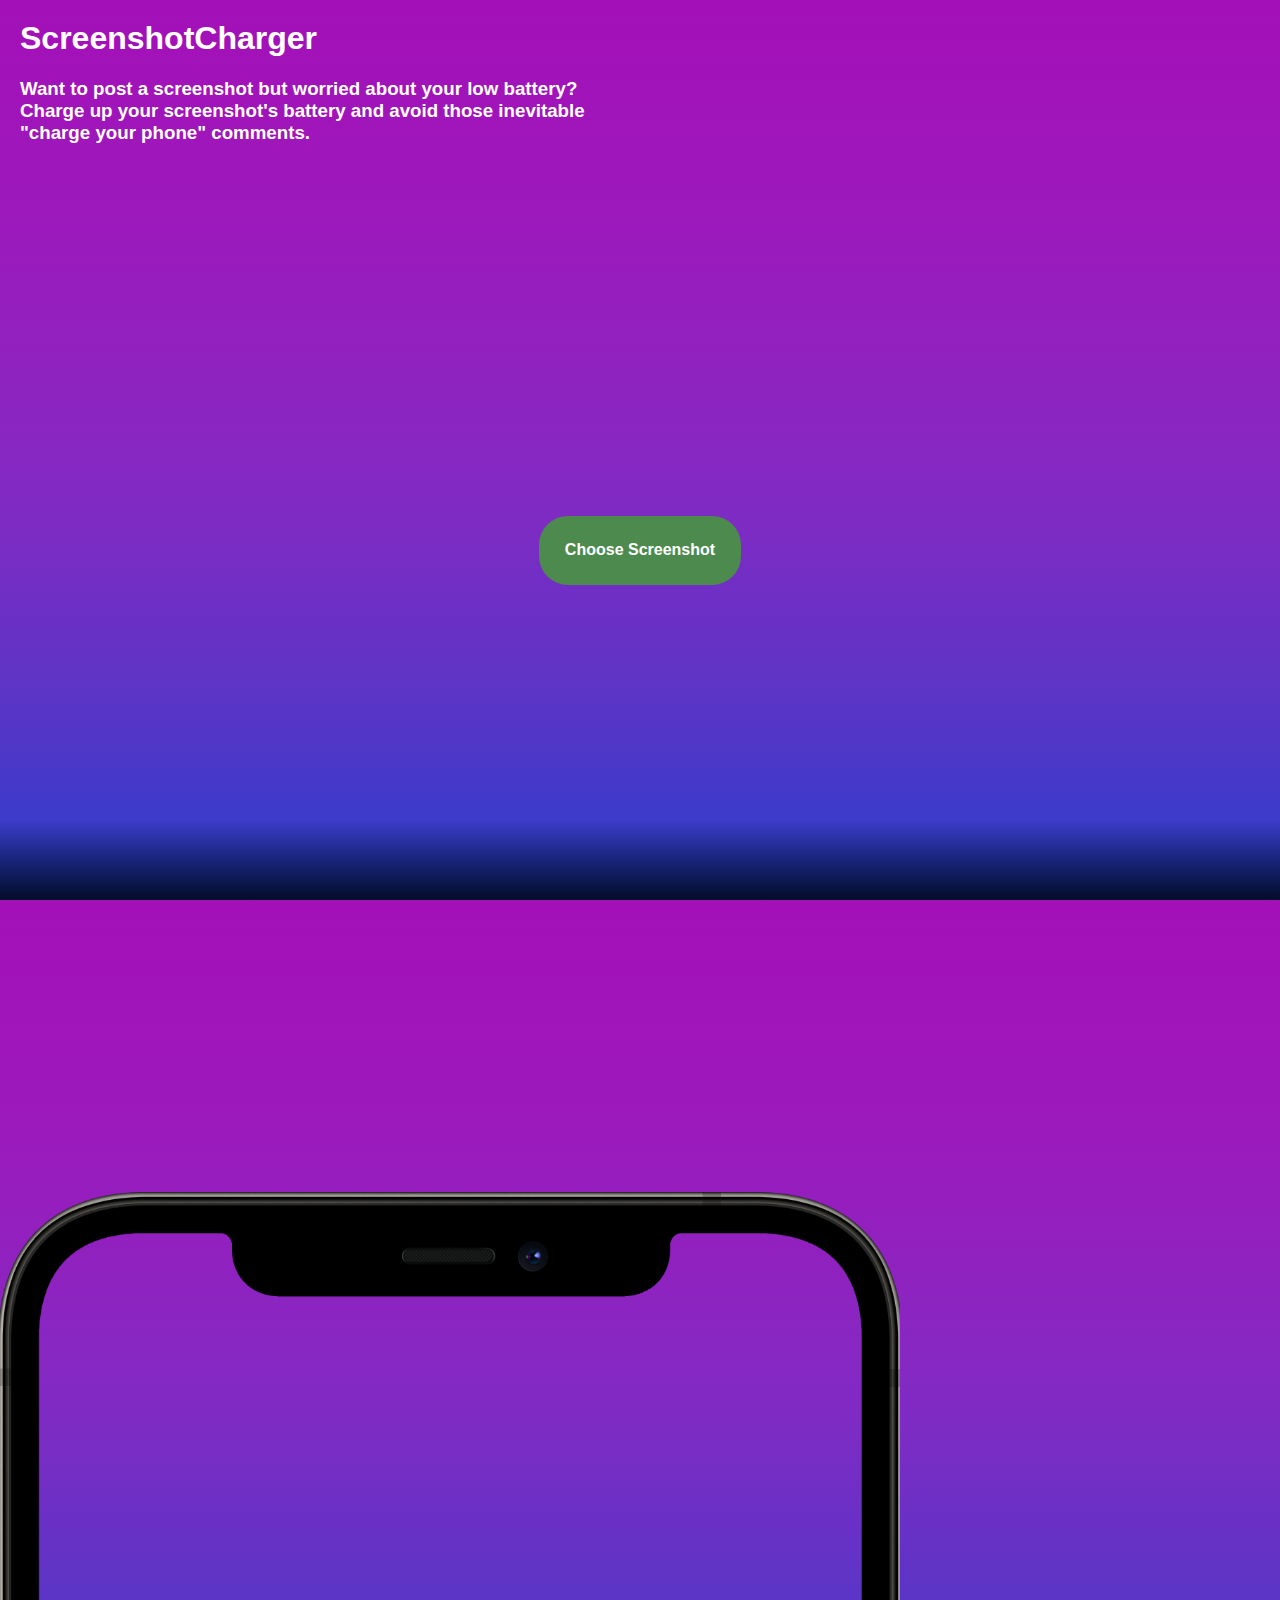
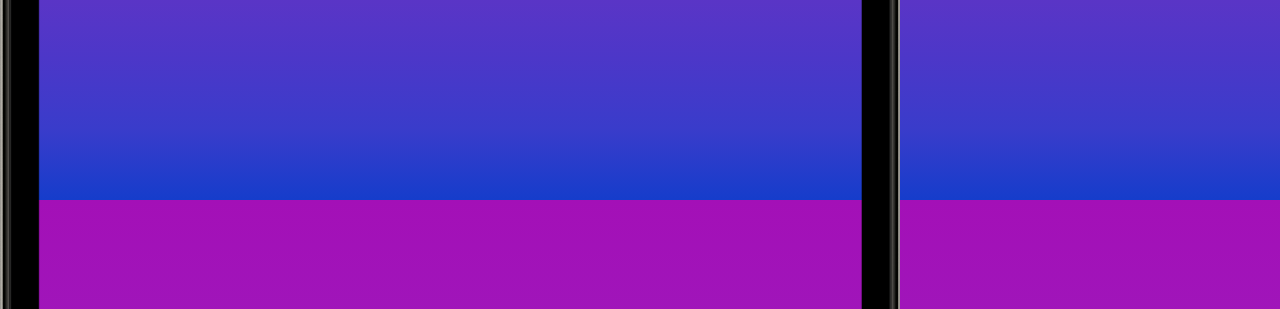
<file: ScreenshotCharger/index.html>
<html lang="en">
  <head>
    <style>
      /* html {
        visibility: hidden;
        opacity: 0;
      } */
    </style>
    <meta charset="UTF-8" />
    <meta http-equiv="X-UA-Compatible" content="IE=edge" />
    <meta
      name="viewport"
      content="width=device-width, initial-scale=1.0, maximum-scale=1.0, user-scalable=no"
    />
    <link rel="stylesheet" href="main.css" />
    <title>ScreenshotCharger</title>
  </head>

  <body>
    <div class="ui-wrapper">
      <h1>ScreenshotCharger</h1>
      <div class="info-text">
        <h3>
          Want to post a screenshot but worried about your low battery? Charge
          up your screenshot's battery and avoid those inevitable "charge your
          phone" comments.
        </h3>
        <!-- <h3>Alpha test restrictions:</h3>
        <ul>
          <li>Currently supported devices: iPhone X, XS, and 11 Pro</li>
          <li>Battery must be below 80%</li>
          <li>Battery icon color must be white or black</li>
          <li>Battery must not be charging</li>
          <li>Battery must not be displaying battery percentage</li>
        </ul> -->
      </div>
    </div>

    <div class="controls-wrapper">
      <div class="controls">
        <!-- <label for="upload-screenshot">Choose another screenshot</label> -->
      </div>

      <!-- <input
        type="range"
        id="battery-add"
        name="battery-add"
        min="50"
        max="100"
        step="25"
        value="100"
      /> -->
    </div>

    <div class="mockup-wrapper">
      <div class="mockup" id="mockup">
        <img class="bezel" src="./images/12-mockup-small.png" />
        <div class="canvas-wrapper">
          <canvas id="canvas"></canvas>
        </div>
      </div>
    </div>

    <div class="big-button">
      <div id="upload-button">
        <input id="upload-screenshot" type="file" accept="image/png" />
        <label for="upload-screenshot">Choose Screenshot</label>
      </div>
      <button id="draw-battery" class="display-none">Add some juice</button>
      <button id="download-screenshot" class="display-none">Download</button>
    </div>

    <div class="bottom-fade"></div>

    <script type="module" src="app.js"></script>
  </body>
</html>
</file>
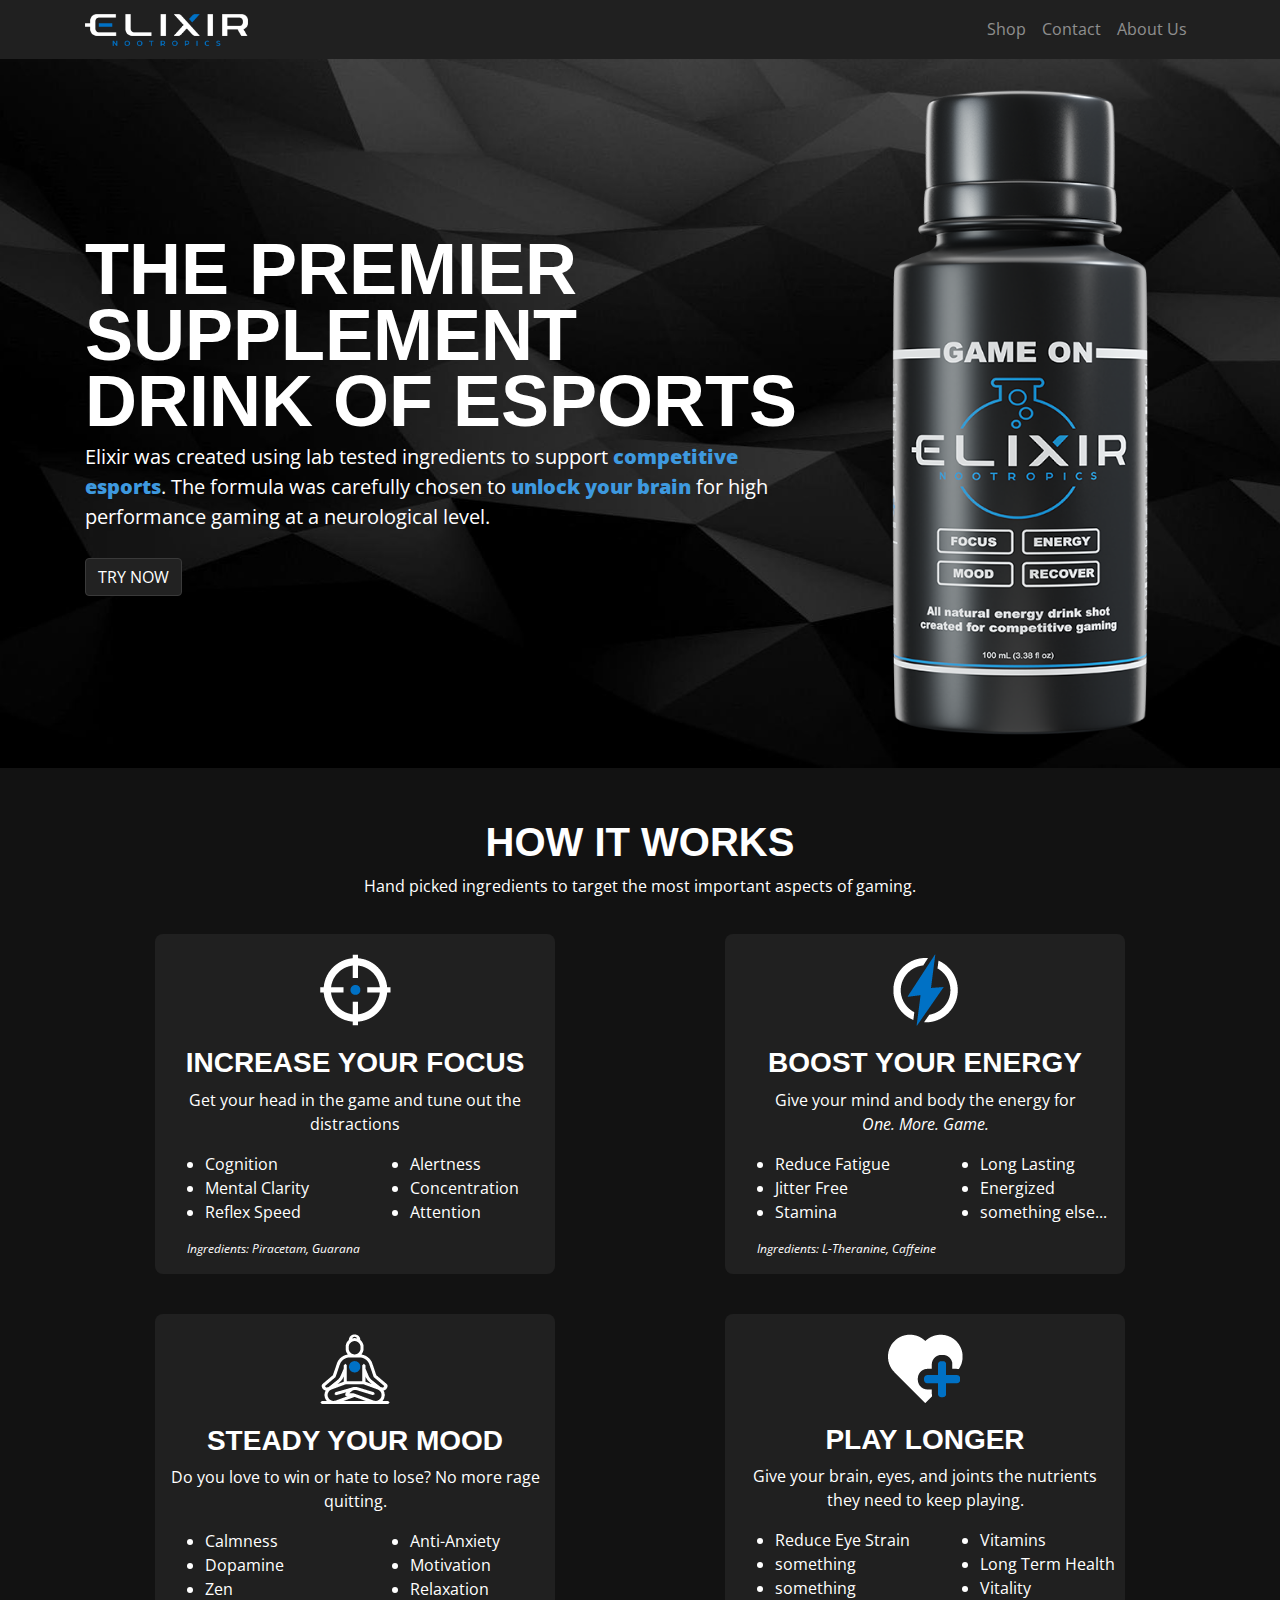
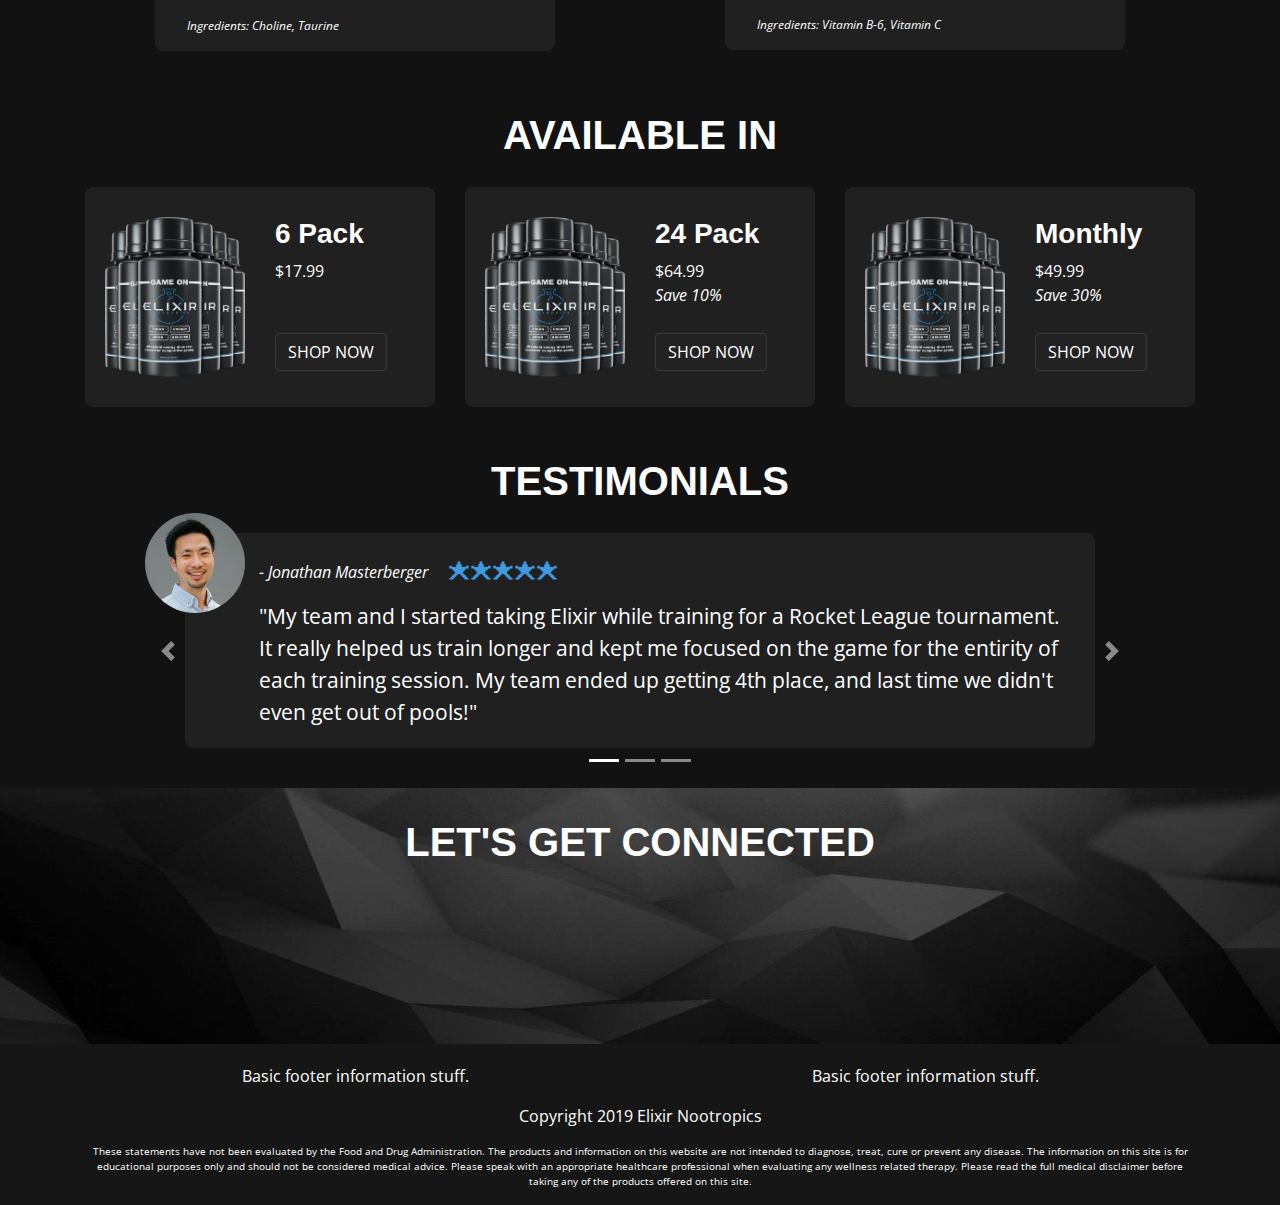
<file: elixir.html>
<!doctype html>
<html lang="en">

<head>
  <!-- Required meta tags -->
  <meta charset="utf-8">
  <meta name="viewport" content="width=device-width, initial-scale=1, shrink-to-fit=no">

  <!-- Bootstrap CSS -->
  <link rel="stylesheet" href="https://stackpath.bootstrapcdn.com/bootstrap/4.3.1/css/bootstrap.min.css"
    integrity="sha384-ggOyR0iXCbMQv3Xipma34MD+dH/1fQ784/j6cY/iJTQUOhcWr7x9JvoRxT2MZw1T" crossorigin="anonymous">
  <link rel="stylesheet" href="css/elixir.css">
  <link rel="stylesheet" href="css/svg.css">

  <title>ELIXIR</title>
</head>

<body>

  <!-- Navbar -->

  <header>
    <nav class="navbar fixed-top navbar-expand-lg navbar-dark nav-bg">
      <div class="container">
        <a class="navbar-brand" href="elixir.html">
          <img class="menu-logo" src="images/logo/Text-white-200h.png">
        </a>
        <button class="navbar-toggler" type="button" data-toggle="collapse" data-target="#navbarText"
          aria-controls="navbarText" aria-expanded="false" aria-label="Toggle navigation">
          <span class="navbar-toggler-icon"></span>
        </button>
        <div class="collapse navbar-collapse" id="navbarText">
          <ul class="navbar-nav ml-auto">
            <li class="nav-item">
              <a class="nav-link" href="shop.html">Shop</a>
            </li>
            <li class="nav-item">
              <a class="nav-link" href="#">Contact</a>
            </li>
            <li class="nav-item">
              <a class="nav-link" href="#">About Us</a>
            </li>
          </ul>
        </div>
      </div>
    </nav>
  </header>

  <!-- Top Image -->

  <div class="jumbotron jumbotron-fluid elixir-hero">
    <div class="container h-100">
      <div class="row h-100">
        <div class="hero-text col-12 col-sm-8 float-right order-2 order-sm-1">
          <div class="left-col-content">
            <h1 class="prod-title h2">THE PREMIER SUPPLEMENT DRINK OF ESPORTS</h1>
            <p class="prod-subtitle">Elixir was created using lab tested ingredients to
              support
              <span class="accent">competitive esports</span>.
              The formula was carefully chosen to
              <span class="accent">unlock your brain</span>
              for high performance gaming at a neurological level.</p>
            <button class="btn btn-primary cta-btn">TRY NOW</button>
          </div>
        </div>
        <div class="col-12 col-sm-4 order-1 order-sm-2 prod-img-div">
          <img class="prod-img" src="images/elixir-bottle-front.png">
        </div>
      </div>
    </div>
  </div>

  <!-- How It Works -->

  <div class="features">
    <div class="container">
      <div class="row">
        <div class="col-12 text-center">
          <h1 class="section-title">HOW IT WORKS</h1>
          <p>
            Hand picked ingredients to target the most important aspects of gaming.
          </p>
        </div>
      </div>

      <!-- Focus -->
      <div class="row">
        <div class="col-xs-12 col-md-6">
          <div class="benefit-content">
            <img class="benefit-img" src="images/features/icon-focus.png">
            <h3>INCREASE YOUR FOCUS</h3>
            <p>Get your head in the game and tune out the distractions</p>
            <div class="row">

              <div class="col-6">
                <ul>
                  <li>Cognition</li>
                  <li>Mental Clarity</li>
                  <li>Reflex Speed</li>
                </ul>
              </div>
              <div class="col-6">
                <ul>
                  <li>Alertness</li>
                  <li>Concentration</li>
                  <li>Attention</li>
                </ul>
              </div>
              <div class="col-12">
                <p class="benefit-ingredients">Ingredients: Piracetam, Guarana</p>
              </div>
            </div>
          </div>
        </div>

        <!-- Energy -->
        <div class="col-xs-12 col-md-6">
          <div class="benefit-content">
            <img class="benefit-img" src="images/features/icon-energy.png">
            <h3>BOOST YOUR ENERGY</h3>
            <p>Give your mind and body the energy for<br><span class="font-italic">One. More.
                Game.</span></p>
            <div class="row">
              <div class="col-6">
                <ul>
                  <li>Reduce Fatigue</li>
                  <li>Jitter Free</li>
                  <li>Stamina</li>
                </ul>
              </div>
              <div class="col-6">
                <ul>
                  <li>Long Lasting</li>
                  <li>Energized</li>
                  <li>something else...</li>
                </ul>
              </div>
              <div class="col-12">
                <p class="benefit-ingredients">Ingredients: L-Theranine, Caffeine</p>
              </div>
            </div>
          </div>
        </div>

        <!-- Mood -->
        <div class="col-xs-12 col-md-6">
          <div class="benefit-content">
            <img class="benefit-img" src="images/features/icon-mood.png">
            <h3>STEADY YOUR MOOD</h3>
            <p>Do you love to win or hate to lose? No more rage quitting.</p>
            <div class="row">
              <div class="col-6">
                <ul>
                  <li>Calmness</li>
                  <li>Dopamine</li>
                  <li>Zen</li>
                </ul>
              </div>
              <div class="col-6">
                <ul>
                  <li>Anti-Anxiety</li>
                  <li>Motivation</li>
                  <li>Relaxation</li>
                </ul>
              </div>
              <div class="col-12">
                <p class="benefit-ingredients">Ingredients: Choline, Taurine</p>
              </div>
            </div>
          </div>
        </div>

        <!-- Vitality -->
        <div class="col-xs-12 col-md-6">
          <div class="benefit-content">
            <img class="benefit-img" src="images/features/icon-recover.png">
            <h3>PLAY LONGER</h3>
            <p>Give your brain, eyes, and joints the nutrients they need to keep playing.
            </p>
            <div class="row">
              <div class="col-6">
                <ul>
                  <li>Reduce Eye Strain</li>
                  <li>something</li>
                  <li>something</li>
                </ul>
              </div>
              <div class="col-6">
                <ul>
                  <li>Vitamins</li>
                  <li>Long Term Health</li>
                  <li>Vitality</li>
                </ul>
              </div>
              <div class="col-12">
                <p class="benefit-ingredients">Ingredients: Vitamin B-6, Vitamin C</p>
              </div>
            </div>
          </div>
        </div>
      </div>
    </div>
  </div>

  <!-- Available In -->

  <div class="available-in">
    <div class="container">
      <div class="row">
        <div class="col-12 text-center">
          <h1 class="section-title">AVAILABLE IN</h1>
        </div>
      </div>
      <div class="row">
        <div class="col-12 col-md-6 col-xl-4">
          <div class="available-in-grouping">
            <div class="row">
              <div class="col-6">
                <img class="img-fluid product-6-pack" src="images/shop/availableIn6.png" />
              </div>
              <div class="col-6">
                <h3>6 Pack</h3>
                <p>$17.99<br><em>&nbsp;</em></p>
                <button class="btn btn-primary cta-btn">SHOP NOW</button>
              </div>
            </div>

          </div>
        </div>
        <div class="col-12 col-md-6 col-xl-4">
          <div class="available-in-grouping">
            <div class="row">
              <div class="col-6">
                <img class="img-fluid product-6-pack" src="images/shop/availableIn6.png" />
              </div>
              <div class="col-6">
                <h3>24 Pack</h3>
                <p>$64.99<br>
                  <em>Save 10%</em>
                </p>

                <button class="btn btn-primary cta-btn">SHOP NOW</button>
              </div>
            </div>
          </div>
        </div>
        <div class="col-12 col-md-12 col-xl-4">
          <div class="available-in-grouping">
            <div class="row">
              <div class="col-6">
                <img class="img-fluid product-6-pack" src="images/shop/availableIn6.png" />
              </div>
              <div class="col-6">
                <h3>Monthly</h3>
                <p>$49.99<br>
                  <em>Save 30%</em>
                </p>
                <button class="btn btn-primary cta-btn">SHOP NOW</button>
              </div>
            </div>
          </div>
        </div>
      </div>
    </div>
  </div>

  <!-- Testimonials -->
  <!-- 
  <div class="testimonials">
    <div class="container">
      <div class="row">
        <div class="col-12 text-center">
          <h1>TESTIMONIALS</h1>
        </div>
      </div>
      <div id="carouselIndicators" class="carousel slide" data-ride="carousel">
        <ol class="carousel-indicators">
          <li data-target="#carouselIndicators" data-slide-to="0" class="active"></li>
          <li data-target="#carouselIndicators" data-slide-to="1"></li>
          <li data-target="#carouselIndicators" data-slide-to="2"></li>
        </ol>
        <div class="carousel-inner">
          <div class="carousel-item active">
            <div class="row testimonial-slide">
              <div class="col-4">
                <img class="testimonial-portrait" src="images/shop/availableIn6.png"/>
              </div>
            </div>
          </div>
          <div class="carousel-item">
            <div class="row testimonial-slide">
              <div class="col-4">
                  <img class="testimonial-portrait" src="images/shop/availableIn6.png"/>
              </div>
            </div>
          </div>
          <div class="carousel-item">
            <div class="row testimonial-slide">
              <div class="col-4">
                  <img class="testimonial-portrait" src="images/shop/availableIn6.png"/>
              </div>
            </div>
          </div>
        </div>
        <a class="carousel-control-prev" href="#carouselIndicators" role="button" data-slide="prev">
          <span class="carousel-control-prev-icon" aria-hidden="true"></span>
          <span class="sr-only">Previous</span>
        </a>
        <a class="carousel-control-next" href="#carouselIndicators" role="button" data-slide="next">
          <span class="carousel-control-next-icon" aria-hidden="true"></span>
          <span class="sr-only">Next</span>
        </a>
      </div>
    </div>
  </div> -->



  <div class="testimonials">
    <div class="container">
      <div class="row">
        <div class="col-12 text-center">
          <h1 class="section-title">TESTIMONIALS</h1>
        </div>
      </div>
      <div id="carouselIndicators" class="carousel slide" data-ride="carousel">
        <ol class="carousel-indicators">
          <li data-target="#carouselIndicators" data-slide-to="0" class="active"></li>
          <li data-target="#carouselIndicators" data-slide-to="1"></li>
          <li data-target="#carouselIndicators" data-slide-to="2"></li>
        </ol>
        <div class="carousel-inner">
          <div class="carousel-item active">
            <div class="testimonial-slide">
              <div class="testimonial-content">
                <img class="testimonial-portrait rounded-circle" src="images/testimonials/portrait1.jpg" />
                <em class="testimonial-name">- Jonathan Masterberger</em>
                <span class="testimonial-rating">🟊🟊🟊🟊🟊</span>
                <p class="testimonial-quote">"My team and I started taking Elixir while training for a Rocket League
                  tournament. It really helped us train longer and kept me focused on the game for the
                  entirity of each training session. My team ended up getting 4th place, and last time we
                  didn't even get out of pools!"</p>
              </div>
            </div>
          </div>
          <div class="carousel-item">
            <div class=testimonial-slide>
              <div class="testimonial-content">
                <img class="testimonial-portrait rounded-circle" src="images/testimonials/portrait2.jpg" />
                <em class="testimonial-name">- Kim Cheese</em>
                <span class="testimonial-rating">🟊🟊🟊🟊🟊</span>
                <p class="testimonial-quote">"My team and I started taking Elixir while training for a Rocket League
                  tournament. It really helped us train longer and kept me focused on the game for the
                  entirity of each training session. My team ended up getting 4th place, and last time we
                  didn't even get out of pools!"</p>
              </div>
            </div>
          </div>
          <div class="carousel-item">
            <div class=testimonial-slide>
              <div class="testimonial-content">
                <img class="testimonial-portrait rounded-circle" src="images/testimonials/portrait3.jpg" />
                <em class="testimonial-name">- Vick "RandyMan" Saschitz</em>
                <span class="testimonial-rating">🟊🟊🟊🟊🟊</span>
                <p class="testimonial-quote">"My team and I started taking Elixir while training for a Rocket League
                  tournament. It really helped us train longer and kept me focused on the game for the
                  entirity of each training session. My team ended up getting 4th place, and last time we
                  didn't even get out of pools!"</p>
              </div>
            </div>
          </div>
        </div>
        <a class="carousel-control-prev" href="#carouselIndicators" role="button" data-slide="prev">
          <span class="carousel-control-prev-icon" aria-hidden="true"></span>
          <span class="sr-only">Previous</span>
        </a>
        <a class="carousel-control-next" href="#carouselIndicators" role="button" data-slide="next">
          <span class="carousel-control-next-icon" aria-hidden="true"></span>
          <span class="sr-only">Next</span>
        </a>
      </div>
    </div>
  </div>

  <!-- Email List -->

  <div class="emails">
    <div class="container-fluid email-bg">
      <div class="row">
        <div class="col-12 text-center">
          <h1 class="section-title">LET'S GET CONNECTED</h1>
        </div>
      </div>
    </div>
  </div>

  <!-- Footer -->

  <footer>
    <div class="footer">
      <div class="container">
        <div class="row">
          <div class="col-6 text-center">
            <p>Basic footer information stuff.</p>
          </div>
          <div class="col-6 text-center">
            <p>Basic footer information stuff.</p>
          </div>
        </div>
        <div class="row">
          <div class="col-12 text-center">
            <p>Copyright 2019 Elixir Nootropics</p>
          </div>
        </div>
        <div class="row">
          <div class="col-12 text-center disclaimer">
            <p>These statements have not been evaluated by the Food and Drug
              Administration. The products and
              information on this website are not intended to diagnose, treat, cure or
              prevent any disease. The
              information on this site is for educational purposes only and should not be
              considered medical advice.
              Please speak with an appropriate healthcare professional when evaluating any
              wellness related therapy.
              Please read the full medical disclaimer before taking any of the products
              offered on this site.</p>
          </div>
        </div>
      </div>
    </div>
  </footer>


  <!-- Optional JavaScript -->
  <!-- jQuery first, then Popper.js, then Bootstrap JS -->
  <script src="https://code.jquery.com/jquery-3.3.1.slim.min.js"
    integrity="sha384-q8i/X+965DzO0rT7abK41JStQIAqVgRVzpbzo5smXKp4YfRvH+8abtTE1Pi6jizo"
    crossorigin="anonymous"></script>
  <script src="https://cdnjs.cloudflare.com/ajax/libs/popper.js/1.14.7/umd/popper.min.js"
    integrity="sha384-UO2eT0CpHqdSJQ6hJty5KVphtPhzWj9WO1clHTMGa3JDZwrnQq4sF86dIHNDz0W1"
    crossorigin="anonymous"></script>
  <script src="https://stackpath.bootstrapcdn.com/bootstrap/4.3.1/js/bootstrap.min.js"
    integrity="sha384-JjSmVgyd0p3pXB1rRibZUAYoIIy6OrQ6VrjIEaFf/nJGzIxFDsf4x0xIM+B07jRM"
    crossorigin="anonymous"></script>
</body>

</html>
</file>
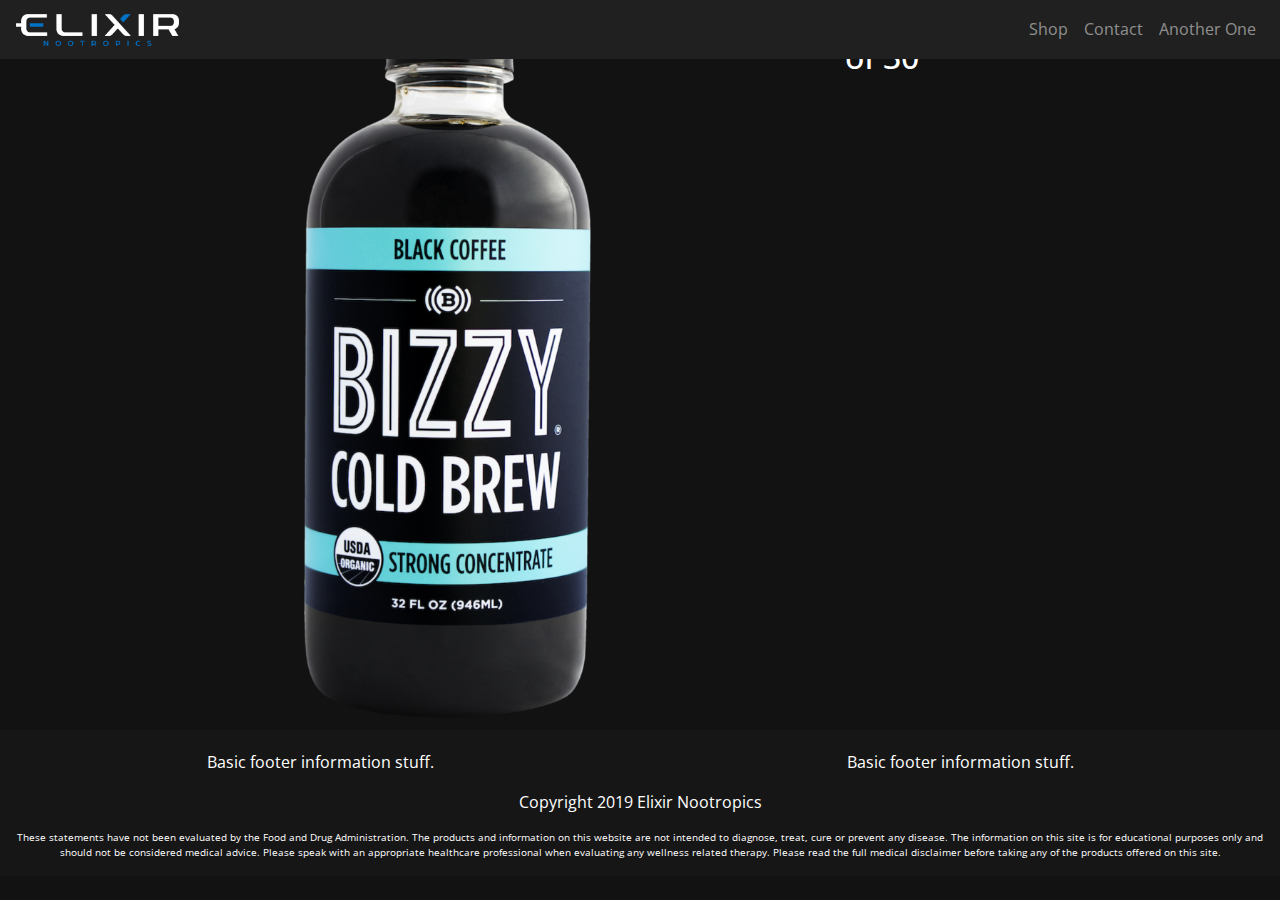
<file: shop.html>
<!doctype html>
<html lang="en">

<head>
  <!-- Required meta tags -->
  <meta charset="utf-8">
  <meta name="viewport" content="width=device-width, initial-scale=1, shrink-to-fit=no">

  <!-- Bootstrap CSS -->
  <link rel="stylesheet"
    href="https://stackpath.bootstrapcdn.com/bootstrap/4.3.1/css/bootstrap.min.css"
    integrity="sha384-ggOyR0iXCbMQv3Xipma34MD+dH/1fQ784/j6cY/iJTQUOhcWr7x9JvoRxT2MZw1T"
    crossorigin="anonymous">
  <link rel="stylesheet" href="css/elixir.css">
  <link rel="stylesheet" href="css/svg.css">

  <title>ELIXIR</title>
</head>

<body>
  <div class="wrapper">

    <!-- Navbar -->
    <div class="container">
      <nav class="navbar fixed-top navbar-expand-lg navbar-dark nav-bg">
        <a class="navbar-brand" href="elixir.html">
          <img class="menu-logo" src="images/logo/Text-white-200h.png">
        </a>
        <button class="navbar-toggler" type="button" data-toggle="collapse"
          data-target="#navbarText" aria-controls="navbarText" aria-expanded="false"
          aria-label="Toggle navigation">
          <span class="navbar-toggler-icon"></span>
        </button>
        <div class="collapse navbar-collapse" id="navbarText">
          <ul class="navbar-nav ml-auto">
            <li class="nav-item">
              <a class="nav-link" href="shop.html">Shop</a>
            </li>
            <li class="nav-item">
              <a class="nav-link" href="#">Contact</a>
            </li>
            <li class="nav-item">
              <a class="nav-link" href="#">Another One</a>
            </li>
          </ul>
        </div>
      </nav>
    </div>

    <div class="container" style="color:white">
      <div class="row">
        <div class="col-xs-12 col-sm-8">
          <img class="shop-product-img img-fluid" src="images/bizzy1.png" />
        </div>
        <div class="col-xs-12 col-sm-4">
          <h2>Elixir: Game On - Box of 30</h2>
        </div>
      </div>
    </div>

    <!-- Footer -->
    <footer>
      <div class="container-fluid footer">
        <div class="row">
          <div class="col-6 text-center">
            <p>Basic footer information stuff.</p>
          </div>
          <div class="col-6 text-center">
            <p>Basic footer information stuff.</p>
          </div>
        </div>
        <div class="row">
          <div class="col-12 text-center">
            <p>Copyright 2019 Elixir Nootropics</p>
          </div>
        </div>
        <div class="row">
          <div class="col-12 text-center disclaimer">
            <p>These statements have not been evaluated by the Food and Drug
              Administration. The products and
              information on this website are not intended to diagnose, treat, cure or
              prevent any disease. The
              information on this site is for educational purposes only and should not be
              considered medical advice.
              Please speak with an appropriate healthcare professional when evaluating any
              wellness related therapy.
              Please read the full medical disclaimer before taking any of the products
              offered on this site.</p>
          </div>
        </div>
      </div>
    </footer>


    <!-- Optional JavaScript -->
    <!-- jQuery first, then Popper.js, then Bootstrap JS -->
    <script src="https://code.jquery.com/jquery-3.3.1.slim.min.js"
      integrity="sha384-q8i/X+965DzO0rT7abK41JStQIAqVgRVzpbzo5smXKp4YfRvH+8abtTE1Pi6jizo"
      crossorigin="anonymous"></script>
    <script
      src="https://cdnjs.cloudflare.com/ajax/libs/popper.js/1.14.7/umd/popper.min.js"
      integrity="sha384-UO2eT0CpHqdSJQ6hJty5KVphtPhzWj9WO1clHTMGa3JDZwrnQq4sF86dIHNDz0W1"
      crossorigin="anonymous"></script>
    <script src="https://stackpath.bootstrapcdn.com/bootstrap/4.3.1/js/bootstrap.min.js"
      integrity="sha384-JjSmVgyd0p3pXB1rRibZUAYoIIy6OrQ6VrjIEaFf/nJGzIxFDsf4x0xIM+B07jRM"
      crossorigin="anonymous"></script>
</body>

</html>
</file>
<file: ScreenshotCharger/main.css>
html {
  height: 100%;
}

body {
  touch-action: none;
  font-family: Arial, Helvetica, sans-serif;
  margin: 0;
  padding: 0;
  background-color: hsl(293deg 84% 39%) 100%;
  color: white;
  /* background-color: rgb(139, 32, 152); */
  background-image: linear-gradient(
    to bottom,
    rgb(146, 61, 185),
    rgb(70, 15, 61)
  );
  background-image: linear-gradient(
    to bottom,
    rgb(43, 58, 100),
    rgb(144 0 111)
  );
  background: linear-gradient(
    to bottom,
    rgba(145, 7, 203, 1) 0%,
    rgba(43, 63, 173, 1) 58%,
    rgba(14, 8, 110, 1) 91%
  );
  background-image: linear-gradient(
    0deg,
    hsl(227deg 81% 44%) 0%,
    hsl(239deg 58% 51%) 8%,
    hsl(249deg 57% 50%) 16%,
    hsl(257deg 58% 49%) 24%,
    hsl(264deg 61% 48%) 32%,
    hsl(271deg 63% 47%) 40%,
    hsl(277deg 66% 46%) 49%,
    hsl(282deg 70% 44%) 60%,
    hsl(288deg 76% 42%) 75%,
    hsl(293deg 84% 39%) 100%
  );
  height: 100%;
  overflow: hidden;
}

.ui-wrapper {
  margin: 20px;
  position: relative;
  max-width: 600px;
}

.info-text {
  transition: 1s all ease-in;
}

button {
  margin: 6px;
}

/* Upload Screenshot */

.big-button {
  position: absolute;
  width: 100%;
  text-align: center;
  bottom: 35%;
  transition: 0.2s all ease-in;
}

.big-button label,button {
  background-color: rgb(77, 138, 77);
  border: none;
  color: white;
  font-size: 1rem;
  font-weight: bold;
  padding: 1.6rem;
  font-family: sans-serif;
  border-radius: 1.8rem;
  cursor: pointer;
  /* width: 100%; */
}

.big-button input[type="file"] {
  position: absolute;
  width: 0.1px;
  height: 0.1px;
  opacity: 0;
  overflow: hidden;
  z-index: -1;
}

.btn-wrapper {
  position: relative;
  overflow: hidden;
  display: block;
  text-align: center;
}

.upload-btn {
  border: none;
  background-color: rgb(77, 138, 77);
  color: white;
  font-size: 1.4rem;
  font-weight: bold;
  padding: 1.6rem;
  font-family: sans-serif;
  border-radius: 1.8rem;
  cursor: pointer;
}



#canvas {
  border-radius: 8vw;
  width: 100%;
}

.canvas-wrapper {
  padding: 4.1vw;
  padding-top: 4.4vw;
}

.bezel {
  position: absolute;
  width: 100%;
  margin: auto;
  z-index: 9;
}

/* Controls */

.controls {
  position: fixed;
  top: 30%;
  width: 100%;
  text-align: center;
  transition: 1s opacity ease-in;
  overflow: hidden;
  height: 0;
  opacity: 0;
}

.controls button,label {
  border: none;
  background-color: rgb(23, 90, 84);
  color: white;
  font-size: 1rem;
  font-weight: bold;
  padding: 1rem;
  font-family: sans-serif;
  border-radius: 1.8rem;
  cursor: pointer;
  display: inline-block;
}

#draw-battery {
  background-color: rgb(77, 138, 77);
}

/* Mockup */

.mockup-wrapper {
  position: absolute;
  width: 100%;
  bottom: -10%;
  transition: transform 0.35s ease-out;
  max-width: 900px;
  max-height: 200px;
  transform: translate(0px, 400px);
}

.mockup {
  position: relative;
}

.mockup-up {
  transform: translate(0px, 0px);
}

.charging-effects {
  position: absolute;
  width: 100%;
  height: 200px;
  bottom: 15%;
  background-color: red;
}

.bottom-fade {
  position: absolute;
  width: 100%;
  height: 80px;
  bottom: 0;
  background-image: linear-gradient(
    to bottom,
    transparent,
    rgba(0, 0, 0, 0.8) 100%
  );
  z-index: 99;
}

.fade-in {
  height: auto;
  opacity: 1;
}

.fade-out {
  opacity: 0;
}

/* Desktop */

@media (min-width: 900px) {
  .canvas-wrapper {
    padding: 37px;
  }

  #canvas {
    border-radius: 37px;
  }
}

/* Animations */

bolt {
  position: fixed;
  top: 0;
  left: 0;
  pointer-events: none;
  font-size: 64px;
  opacity: 0;
}

.display-none {
  display: none;
}
</file>
<file: css/elixir.css>
@import url('https://fonts.googleapis.com/css?family=Roboto');
@import url('https://fonts.googleapis.com/css?family=Open+Sans');

/* Blue: #0071C5 */

body {
  padding-top: 0px;
  font-family: 'Open Sans', sans-serif;
  background-color: #121212;
  color: #fff;
}

h1 {
  font-family: sans-serif;
  font-weight: 900;
}

.section-title {
  margin-top: 30px;
}

h3 {
  font-family: sans-serif;
  font-weight: 900;
}

.elixir-hero {
  background-image: url("../images/dark-bg-1-cropped.jpg");
  background-size: cover;
  height: 60vw;
  max-height: 800px;
  min-height: 400px;
  margin-bottom: 0px;
}

.email-bg {
  background-image: url("../images/dark-bg-1-cropped.jpg");
  background-size: cover;
  height: 20vw;

}

.hero-text {
  margin-top: auto;
  margin-bottom: auto;
}

.cta-btn {
  /* float: right; */
  font-size: 16px;
  background-color: #222;
  border: 1px solid #3a3a3a;
  margin: 10px 10px 0px 0px;
  /* padding: 10px; */
}

.nav-bg {
  background-color: rgba(0,0,0,0.65);
  background-color: #202020;
  /* box-shadow: 0px 3px 2px 0px rgba(0,0,0,0.2) */
}

.menu-logo {
  max-height: 32px;
}

.prod-title {
  font-family: sans-serif;
  font-weight: 800;
  color: white;
  
}

@media(max-width: 767px) {
  .prod-title {
    font-size: 20px;
    line-height: 20px;
  }
}

@media(min-width: 992px) {
  .prod-title {
    font-size: 66px;
    line-height: 60px;
  }
}

@media(min-width: 1200px) {
  .prod-title {
    font-size: 72px;
    line-height: 66px;
  }
}



.prod-subtitle {
  color: white;
}

@media(min-width: 1200px) {
  .prod-subtitle {
    font-size: 20px;
  }
}

.accent {
  color: rgb(62, 153, 223);
  font-weight: 900;
}

.left-col {
  padding-right: 0px;
}

.left-col-content {
  float: right;
}

/* Features */

.features {
  color: #fff;
  padding-top: 20px;
}

.benefit-content {
  text-align: center;
  max-width: 400px;
  margin: auto;
  margin-bottom: 20px;
  margin-top: 20px;
  padding-left: 10px;
  padding-right: 10px;
  background-color: #202020;
  border-radius: 8px;

}

.benefit-content ul li {
  text-align: left;
  /* color: #222; */
}

.benefit-content small {
  text-align: left;
}

.benefit-img {
  /* height: 120px; */
  padding: 20px;
}

.benefit-ingredients {
  text-align: left;
  text-indent: 22px;
  font-size: 12px;
  font-style: italic;
}

/* Available In */

.available-in {
  padding-top: 10px;
}

.available-in-grouping {
  max-width: 400px;
  margin: auto;
  margin-top: 20px;
  margin-bottom: 20px;
  padding: 20px;
  padding-top: 30px;
  padding-bottom: 30px;
  border-radius: 8px;
  background-color: #202020;
}

/* Footer */

.footer {
  padding-top: 20px;
  background-color: #161616;
}

.disclaimer {
  font-size: 10px;
}

.prod-img-div {
  height: 110%;
  text-align: center;
}

.prod-img {
  height: 100%;
}

.product-6-pack {
  max-width: 100%;
}

@media(min-width: 1200px) {
  .prod-img {
    padding-top: 20px;
    padding-bottom: 30px;
  }
}

.testimonial-slide {
  margin-bottom: 30px;
}

.testimonial-content {
  margin-left: 100px;
  margin-right: 100px;
  margin-top: 20px;
  margin-bottom: 40px;
  /* width: 80%; */
  background-color: #202020;
  border-radius: 8px;
  padding: 20px;
  padding-left: 74px;
}

.testimonial-portrait {
  position: absolute;
  left: 60px;
  top: 0px;
  max-width: 100px;
}

.testimonial-quote {
  font-size: 16pt;
  margin-top: 14px;
  margin-bottom: 0px;
}

.testimonial-rating {
  color: rgb(62, 153, 223);
  font-size: 22px;
  margin-left: 16px;
}



/* Mobile View */




@media(max-width: 575px) {
  body {
    padding-top: 32px;
  }

  .prod-img-div {
    height: 350px;
  }

  .prod-img{
    height: 350px;
  }

  .elixir-hero {
    height: 750px;
  }
}
</file>
<file: css/svg.css>
.focus-svg {
  background-image: url([data-uri]);
  
  background-position: center center;
  background-repeat: no-repeat;
  position: relative;
  top: 0;
  left: 0;
  width: 100%;
  height: 100%;
  max-width: 120px;
  max-height: 120px;
}
</file>
